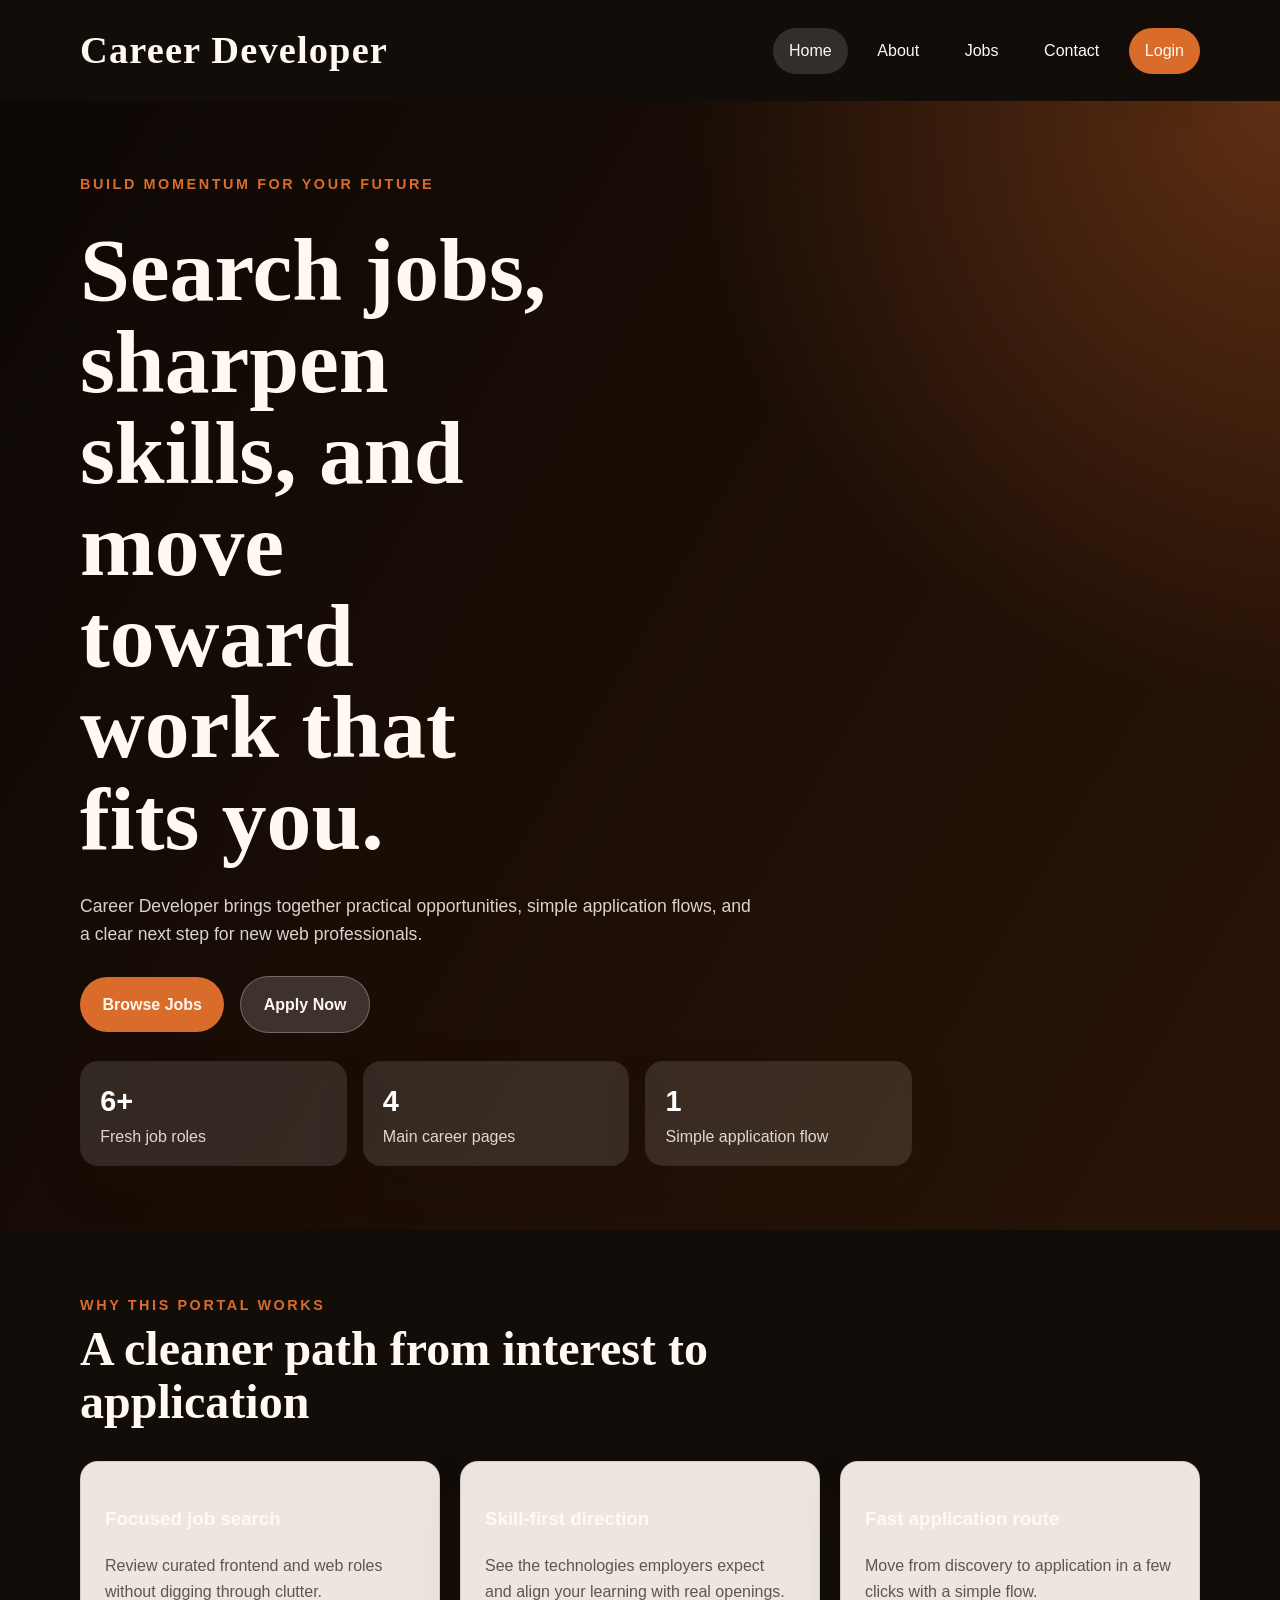
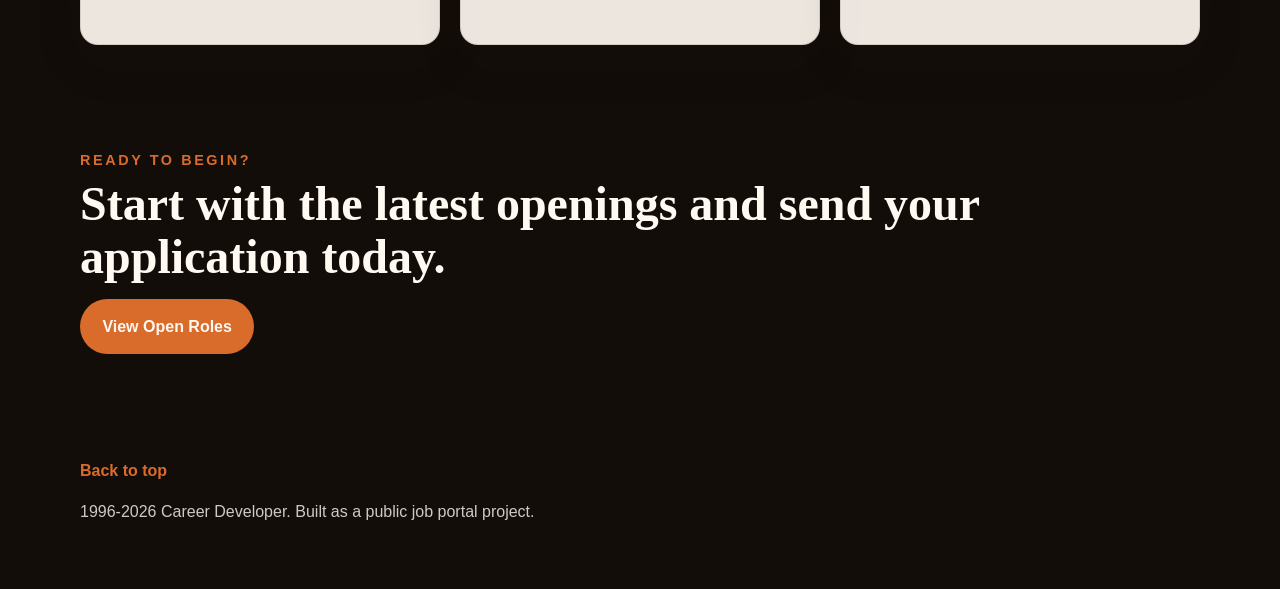
<file: index.html>
<!DOCTYPE html>
<html lang="en">
<head>
  <meta charset="UTF-8" />
  <meta name="viewport" content="width=device-width, initial-scale=1.0" />
  <title>Career Developer | Job Portal</title>
  <meta name="description" content="Career Developer job portal for job seekers and applicants." />
  <link rel="stylesheet" href="styles.css" />
</head>
<body class="theme-home">
  <header class="site-header">
    <a href="index.html" class="brand">Career Developer</a>
    <nav class="site-nav" aria-label="Main navigation">
      <a href="index.html" class="is-active">Home</a>
      <a href="about.html">About</a>
      <a href="job.html">Jobs</a>
      <a href="contact.html">Contact</a>
      <a href="login.html" class="nav-button">Login</a>
    </nav>
  </header>

  <main class="hero-shell">
    <div class="hero-overlay"></div>
    <section class="hero-content">
      <p class="eyebrow">Build momentum for your future</p>
      <h1>Search jobs, sharpen skills, and move toward work that fits you.</h1>
      <p class="hero-copy">Career Developer brings together practical opportunities, simple application flows, and a clear next step for new web professionals.</p>
      <div class="hero-actions">
        <a class="button button-primary" href="job.html">Browse Jobs</a>
        <a class="button button-secondary" href="form.html">Apply Now</a>
      </div>
      <div class="hero-stats">
        <article><strong>6+</strong><span>Fresh job roles</span></article>
        <article><strong>4</strong><span>Main career pages</span></article>
        <article><strong>1</strong><span>Simple application flow</span></article>
      </div>
    </section>
  </main>

  <section class="feature-section">
    <div class="section-heading">
      <p class="eyebrow">Why this portal works</p>
      <h2>A cleaner path from interest to application</h2>
    </div>
    <div class="feature-grid">
      <article class="feature-card">
        <h3>Focused job search</h3>
        <p>Review curated frontend and web roles without digging through clutter.</p>
      </article>
      <article class="feature-card">
        <h3>Skill-first direction</h3>
        <p>See the technologies employers expect and align your learning with real openings.</p>
      </article>
      <article class="feature-card">
        <h3>Fast application route</h3>
        <p>Move from discovery to application in a few clicks with a simple flow.</p>
      </article>
    </div>
  </section>

  <section class="cta-band">
    <div>
      <p class="eyebrow">Ready to begin?</p>
      <h2>Start with the latest openings and send your application today.</h2>
    </div>
    <a class="button button-primary" href="job.html">View Open Roles</a>
  </section>

  <footer class="site-footer">
    <a class="back-link" href="index.html">Back to top</a>
    <p>1996-2026 Career Developer. Built as a public job portal project.</p>
  </footer>
</body>
</html>
</file>
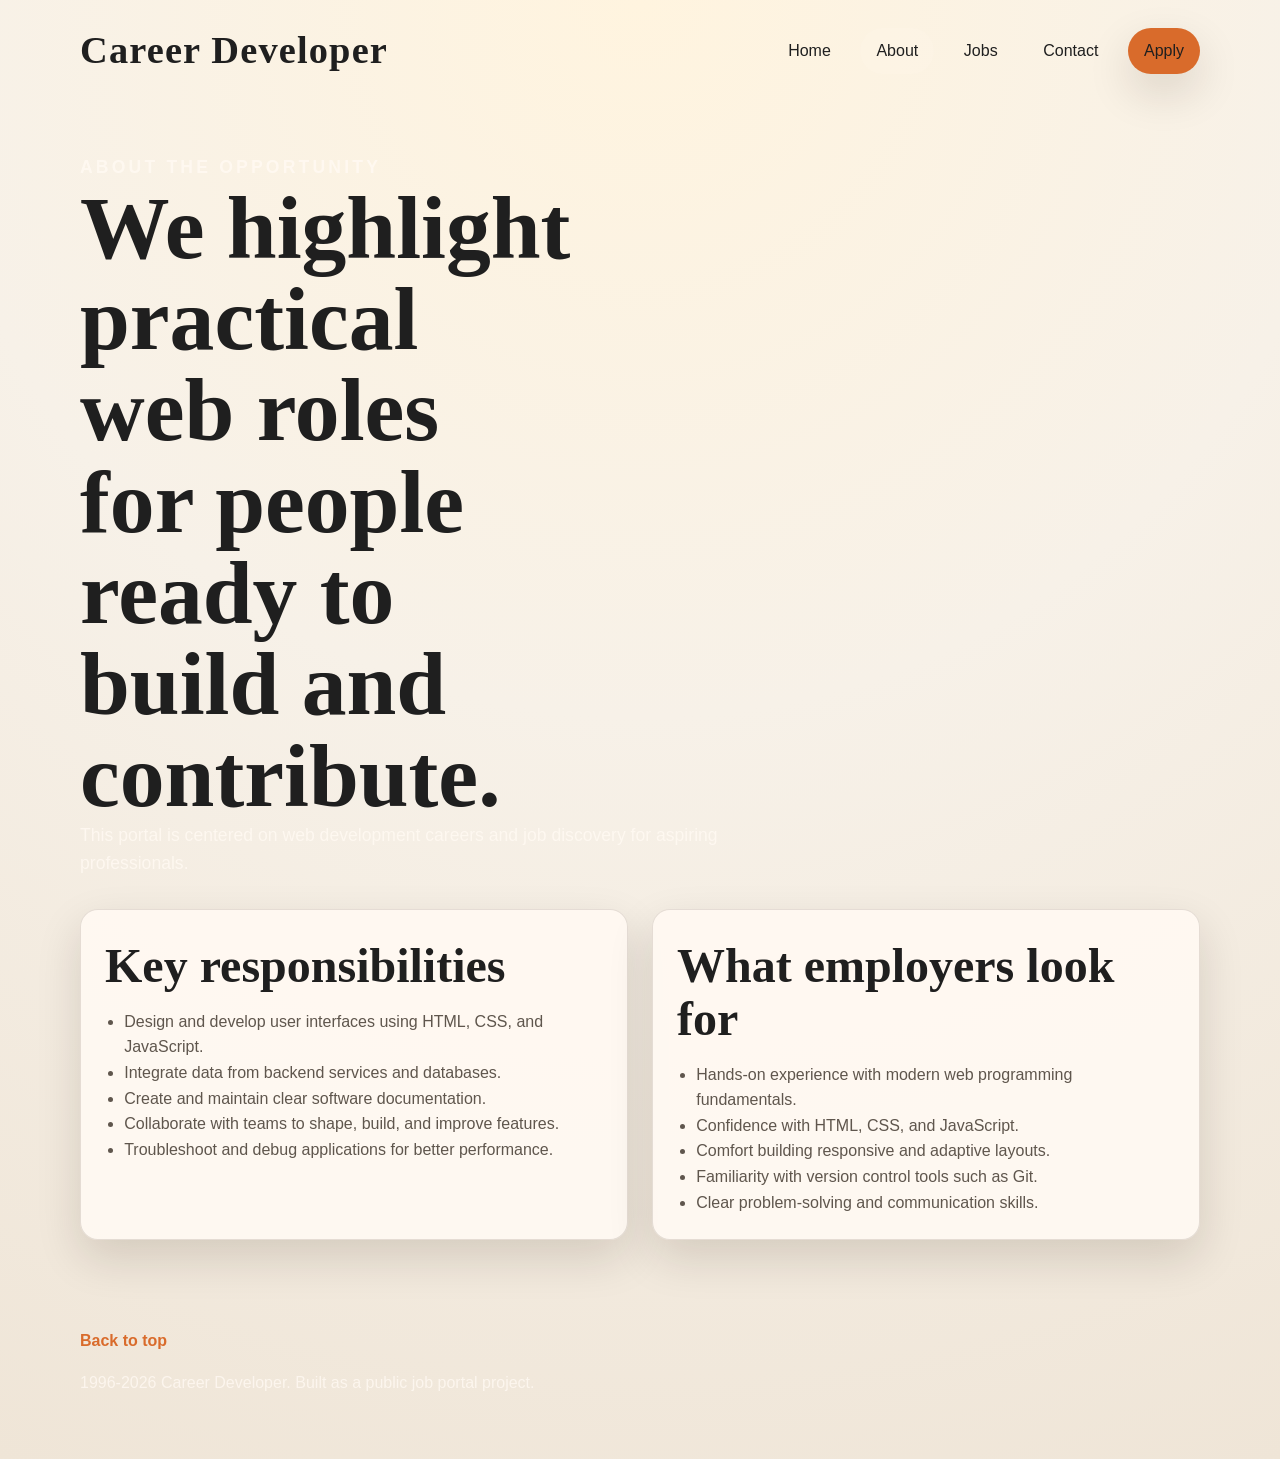
<file: about.html>
<!DOCTYPE html>
<html lang="en">
<head>
  <meta charset="UTF-8" />
  <meta name="viewport" content="width=device-width, initial-scale=1.0" />
  <title>About | Career Developer</title>
  <link rel="stylesheet" href="styles.css" />
</head>
<body class="theme-about">
  <header class="site-header page-header">
    <a class="brand" href="index.html">Career Developer</a>
    <nav class="site-nav" aria-label="Main navigation">
      <a href="index.html">Home</a>
      <a class="is-active" href="about.html">About</a>
      <a href="job.html">Jobs</a>
      <a href="contact.html">Contact</a>
      <a class="nav-button" href="form.html">Apply</a>
    </nav>
  </header>

  <main class="page-content">
    <section class="page-hero">
      <p class="eyebrow">About the opportunity</p>
      <h1>We highlight practical web roles for people ready to build and contribute.</h1>
      <p>This portal is centered on web development careers and job discovery for aspiring professionals.</p>
    </section>

    <section class="two-column-grid">
      <article class="content-card">
        <h2>Key responsibilities</h2>
        <ul class="detail-list">
          <li>Design and develop user interfaces using HTML, CSS, and JavaScript.</li>
          <li>Integrate data from backend services and databases.</li>
          <li>Create and maintain clear software documentation.</li>
          <li>Collaborate with teams to shape, build, and improve features.</li>
          <li>Troubleshoot and debug applications for better performance.</li>
        </ul>
      </article>

      <article class="content-card">
        <h2>What employers look for</h2>
        <ul class="detail-list">
          <li>Hands-on experience with modern web programming fundamentals.</li>
          <li>Confidence with HTML, CSS, and JavaScript.</li>
          <li>Comfort building responsive and adaptive layouts.</li>
          <li>Familiarity with version control tools such as Git.</li>
          <li>Clear problem-solving and communication skills.</li>
        </ul>
      </article>
    </section>
  </main>

  <footer class="site-footer">
    <a class="back-link" href="about.html">Back to top</a>
    <p>1996-2026 Career Developer. Built as a public job portal project.</p>
  </footer>
</body>
</html>
</file>
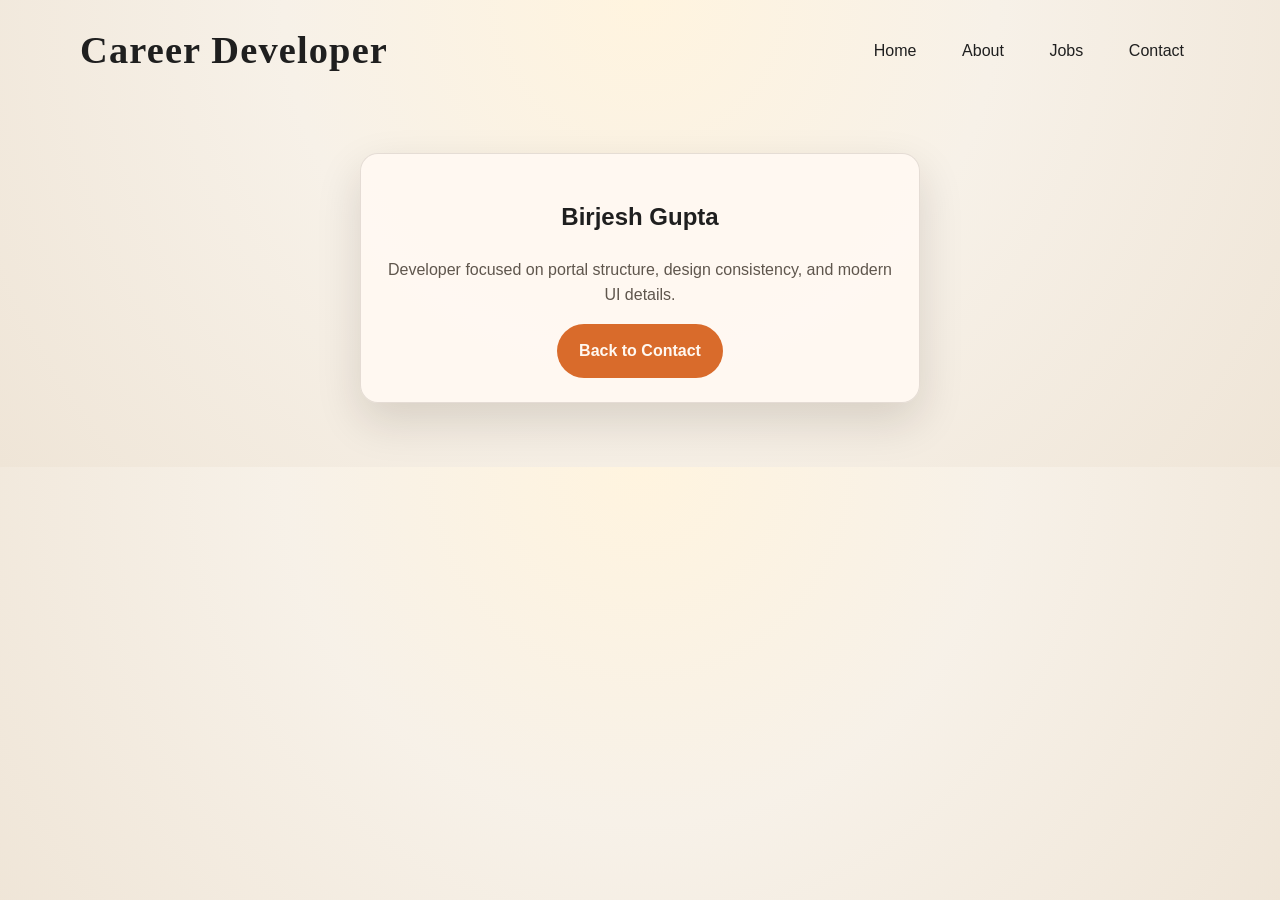
<file: birjesh.html>
<!DOCTYPE html>
<html lang="en">
<head>
  <meta charset="UTF-8" />
  <meta name="viewport" content="width=device-width, initial-scale=1.0" />
  <title>Birjesh Gupta | Career Developer</title>
  <link rel="stylesheet" href="styles.css" />
</head>
<body class="theme-profile">
  <header class="site-header page-header">
    <a class="brand" href="index.html">Career Developer</a>
    <nav class="site-nav" aria-label="Main navigation">
      <a href="index.html">Home</a>
      <a href="about.html">About</a>
      <a href="job.html">Jobs</a>
      <a href="contact.html">Contact</a>
    </nav>
  </header>
  <main class="page-content profile-page">
    <section class="content-card profile-card">
      <h1>Birjesh Gupta</h1>
      <p>Developer focused on portal structure, design consistency, and modern UI details.</p>
      <a class="button button-primary" href="contact.html">Back to Contact</a>
    </section>
  </main>
</body>
</html>
</file>
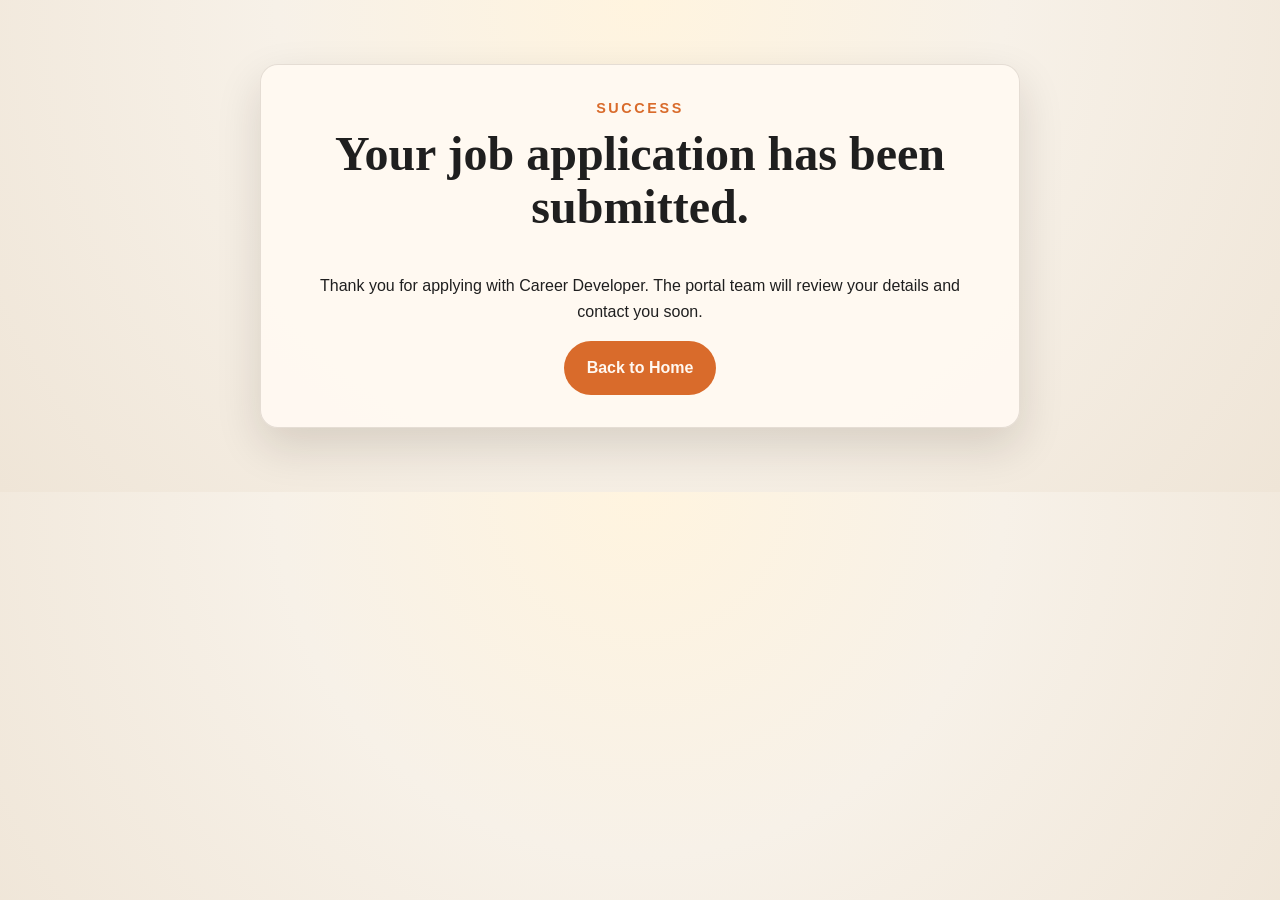
<file: cong.html>
<!DOCTYPE html>
<html lang="en">
<head>
  <meta charset="UTF-8" />
  <meta name="viewport" content="width=device-width, initial-scale=1.0" />
  <title>Application Sent | Career Developer</title>
  <link rel="stylesheet" href="styles.css" />
</head>
<body class="theme-success">
  <main class="form-shell">
    <section class="form-card success-card">
      <p class="eyebrow">Success</p>
      <h1>Your job application has been submitted.</h1>
      <p>Thank you for applying with Career Developer. The portal team will review your details and contact you soon.</p>
      <a class="button button-primary" href="index.html">Back to Home</a>
    </section>
  </main>
</body>
</html>
</file>
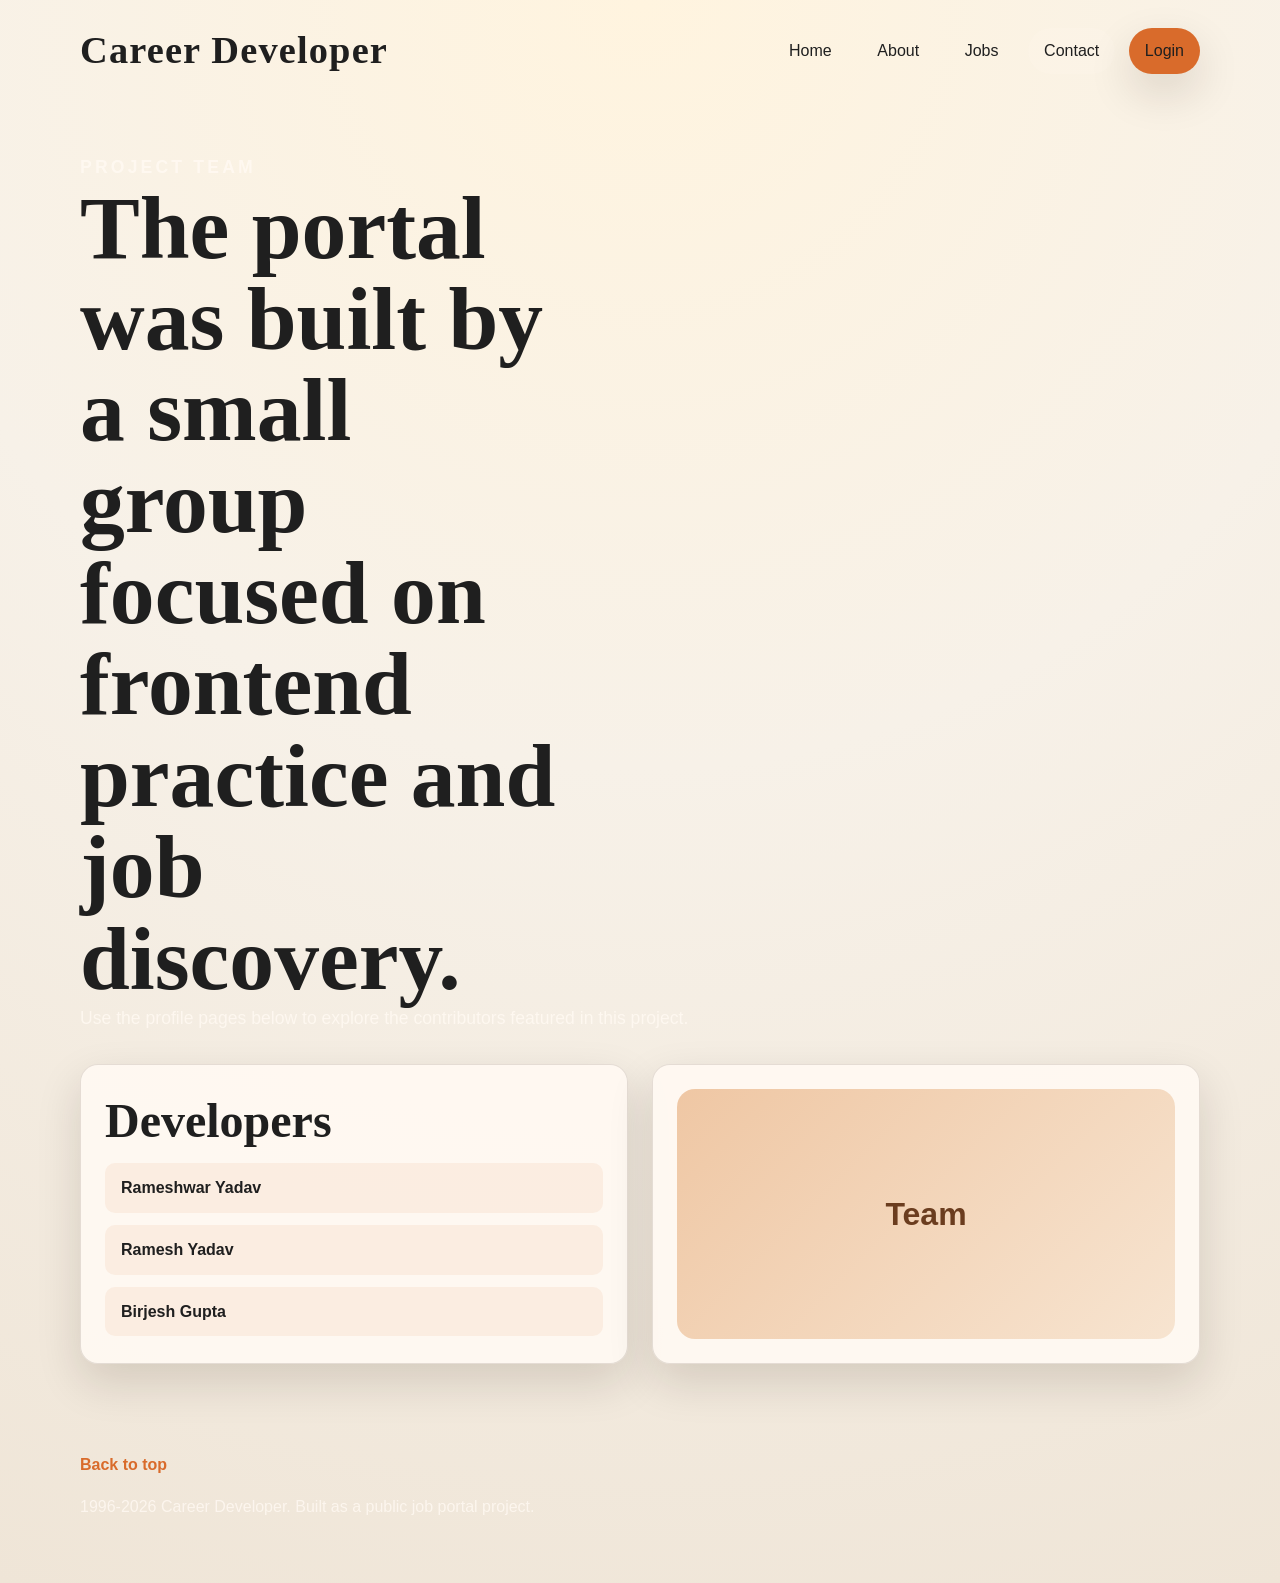
<file: contact.html>
<!DOCTYPE html>
<html lang="en">
<head>
  <meta charset="UTF-8" />
  <meta name="viewport" content="width=device-width, initial-scale=1.0" />
  <title>Contact | Career Developer</title>
  <link rel="stylesheet" href="styles.css" />
</head>
<body class="theme-contact">
  <header class="site-header page-header">
    <a class="brand" href="index.html">Career Developer</a>
    <nav class="site-nav" aria-label="Main navigation">
      <a href="index.html">Home</a>
      <a href="about.html">About</a>
      <a href="job.html">Jobs</a>
      <a class="is-active" href="contact.html">Contact</a>
      <a class="nav-button" href="login.html">Login</a>
    </nav>
  </header>

  <main class="page-content">
    <section class="page-hero">
      <p class="eyebrow">Project team</p>
      <h1>The portal was built by a small group focused on frontend practice and job discovery.</h1>
      <p>Use the profile pages below to explore the contributors featured in this project.</p>
    </section>

    <section class="contact-layout">
      <div class="content-card team-card">
        <h2>Developers</h2>
        <div class="team-list">
          <a href="rameshwar.html">Rameshwar Yadav</a>
          <a href="ram.html">Ramesh Yadav</a>
          <a href="birjesh.html">Birjesh Gupta</a>
        </div>
      </div>
      <aside class="content-card image-card">
        <div class="placeholder-visual">Team</div>
      </aside>
    </section>
  </main>

  <footer class="site-footer">
    <a class="back-link" href="contact.html">Back to top</a>
    <p>1996-2026 Career Developer. Built as a public job portal project.</p>
  </footer>
</body>
</html>
</file>
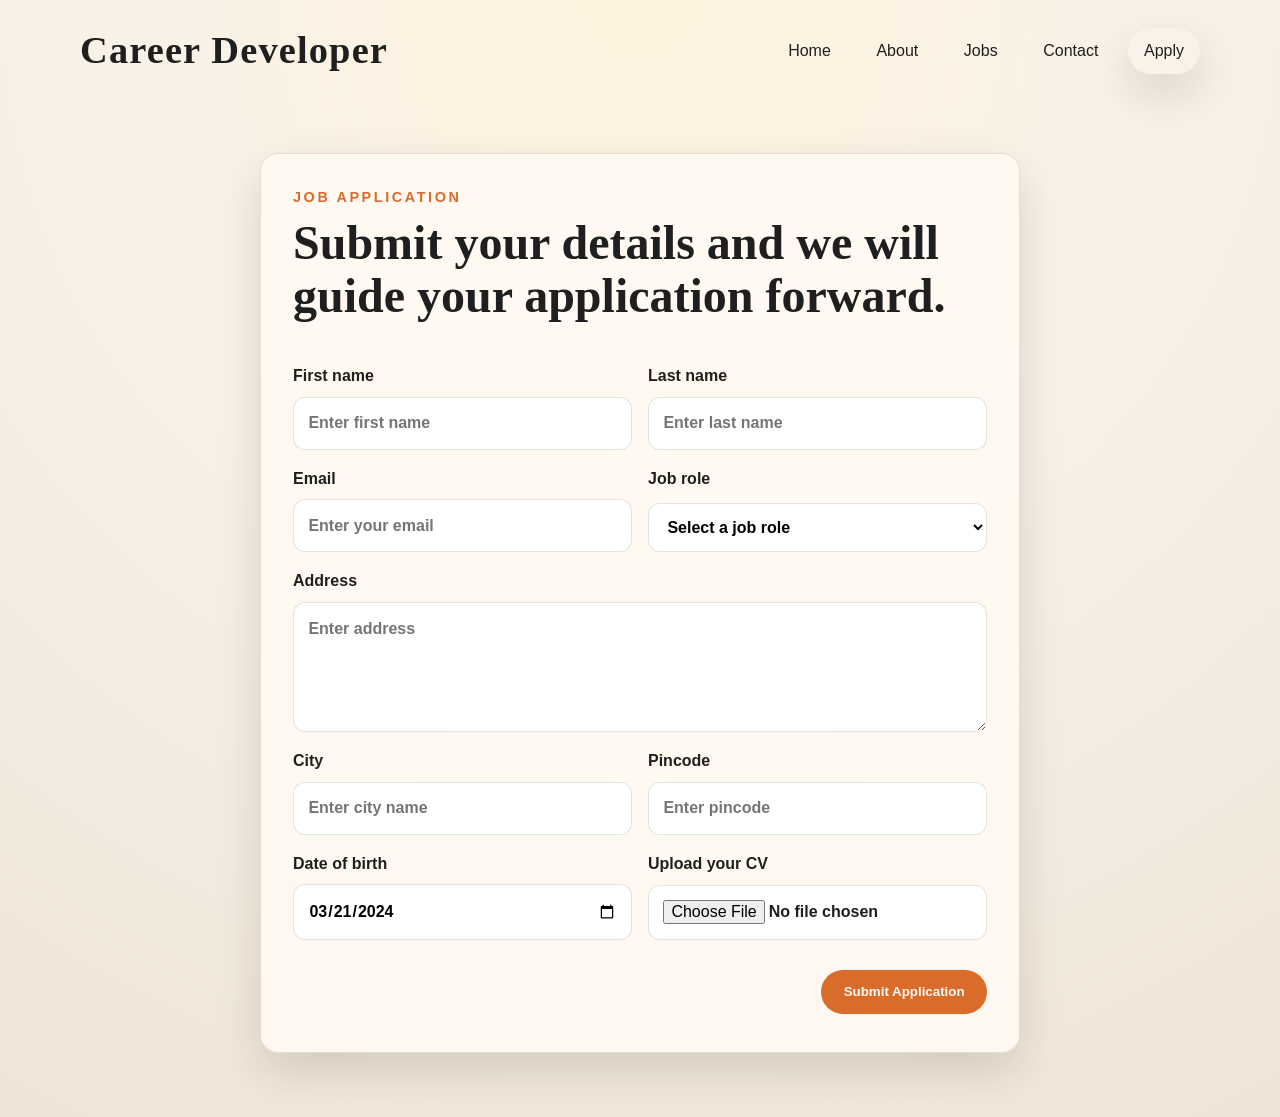
<file: form.html>
<!DOCTYPE html>
<html lang="en">
<head>
  <meta charset="UTF-8" />
  <meta name="viewport" content="width=device-width, initial-scale=1.0" />
  <title>Apply | Career Developer</title>
  <link rel="stylesheet" href="styles.css" />
</head>
<body class="theme-form form-background">
  <header class="site-header page-header utility-header">
    <a class="brand" href="index.html">Career Developer</a>
    <nav class="site-nav" aria-label="Main navigation">
      <a href="index.html">Home</a>
      <a href="about.html">About</a>
      <a href="job.html">Jobs</a>
      <a href="contact.html">Contact</a>
      <a class="nav-button is-active" href="form.html">Apply</a>
    </nav>
  </header>
  <main class="form-shell">
    <section class="form-card">
      <p class="eyebrow">Job application</p>
      <h1>Submit your details and we will guide your application forward.</h1>
      <form class="application-form" action="cong.html">
        <label class="form-field"><span>First name</span><input id="first-name" name="first_name" placeholder="Enter first name" required /></label>
        <label class="form-field"><span>Last name</span><input id="last-name" name="last_name" placeholder="Enter last name" required /></label>
        <label class="form-field"><span>Email</span><input type="email" id="email" name="email" placeholder="Enter your email" required /></label>
        <label class="form-field"><span>Job role</span>
          <select id="job-role" name="job_role" required>
            <option value="">Select a job role</option>
            <option value="html">HTML Designer</option>
            <option value="css">CSS Designer</option>
            <option value="bootstrap">Bootstrap Developer</option>
            <option value="javascript">JavaScript Developer</option>
            <option value="graphics">Graphics Designer</option>
          </select>
        </label>
        <label class="form-field form-field-wide"><span>Address</span><textarea id="address" name="address" rows="4" placeholder="Enter address" required></textarea></label>
        <label class="form-field"><span>City</span><input id="city" name="city" placeholder="Enter city name" required /></label>
        <label class="form-field"><span>Pincode</span><input type="number" id="pincode" name="pincode" placeholder="Enter pincode" required /></label>
        <label class="form-field"><span>Date of birth</span><input type="date" id="date" name="date" value="2024-03-21" required /></label>
        <label class="form-field"><span>Upload your CV</span><input type="file" id="upload" name="upload" /></label>
        <div class="form-actions">
          <a class="button button-secondary" href="job.html">Back to Jobs</a>
          <button class="button button-primary" type="submit">Submit Application</button>
        </div>
      </form>
    </section>
  </main>
</body>
</html>
</file>
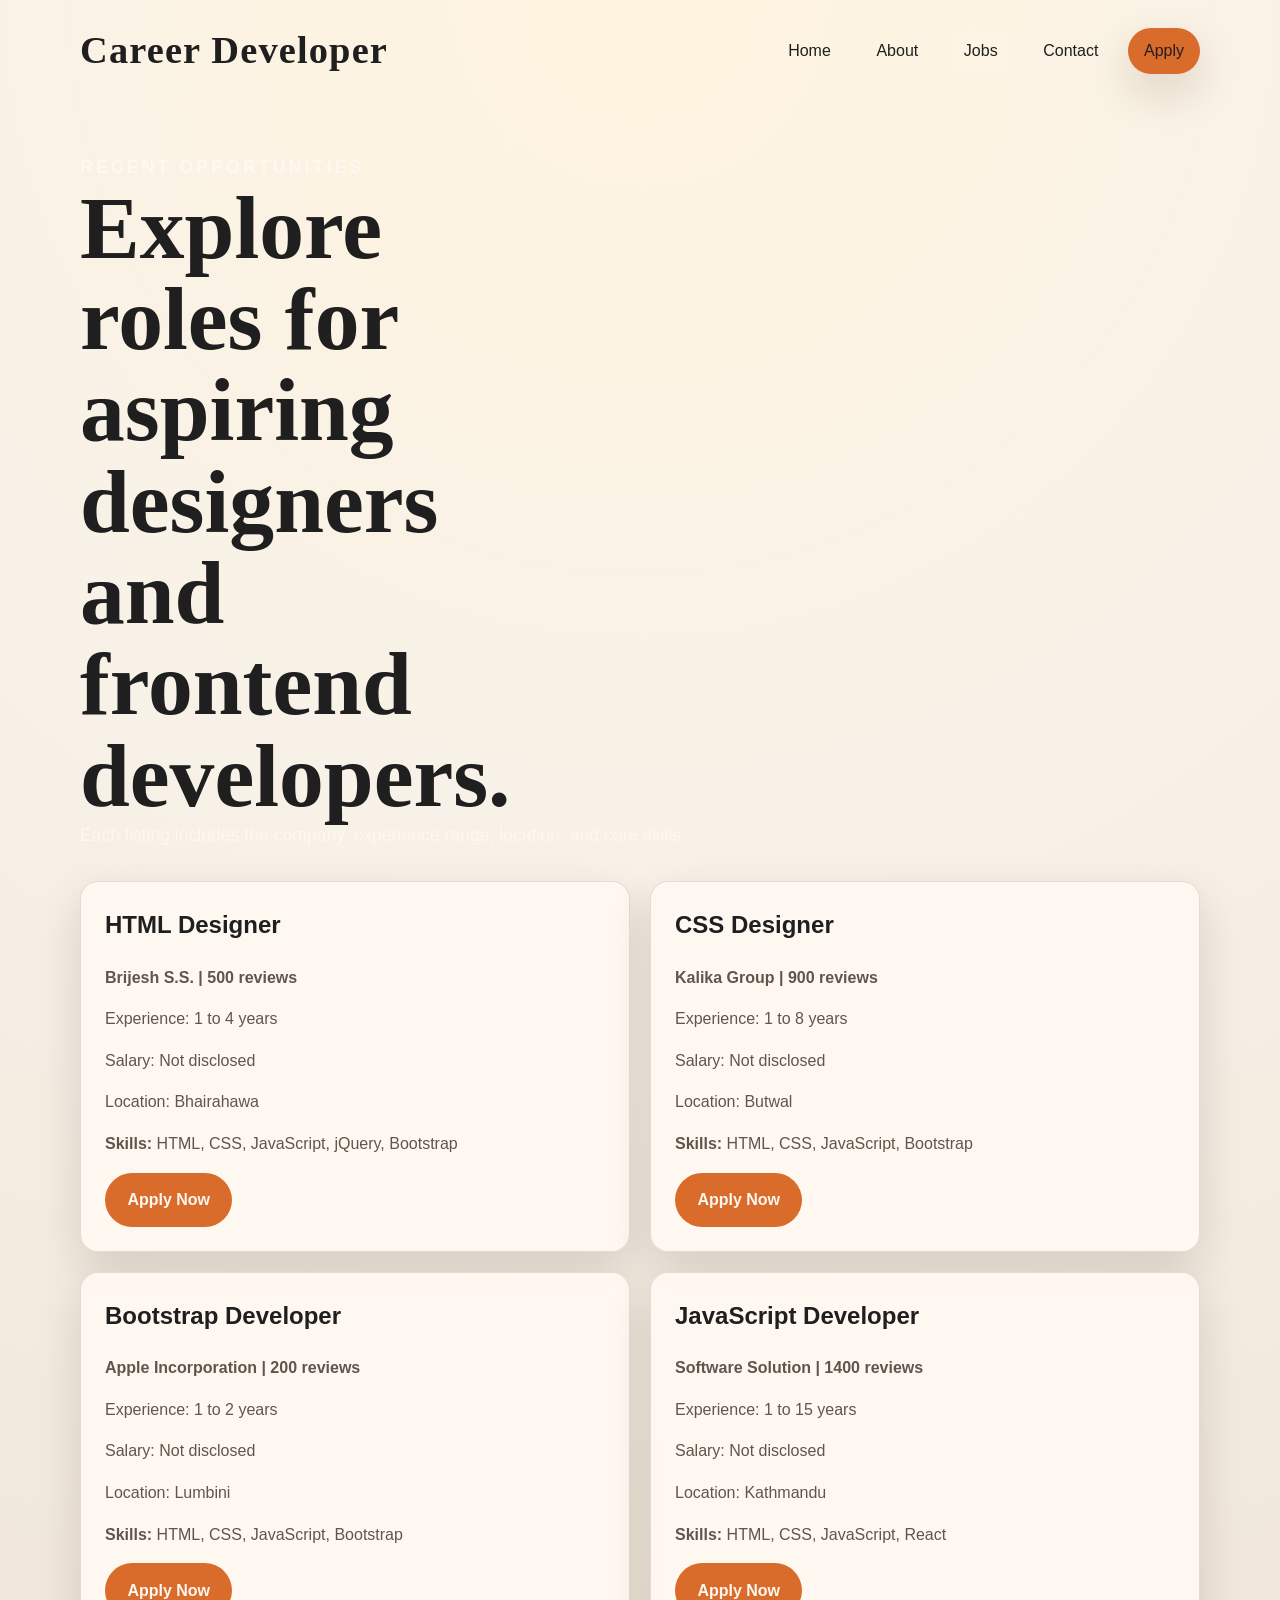
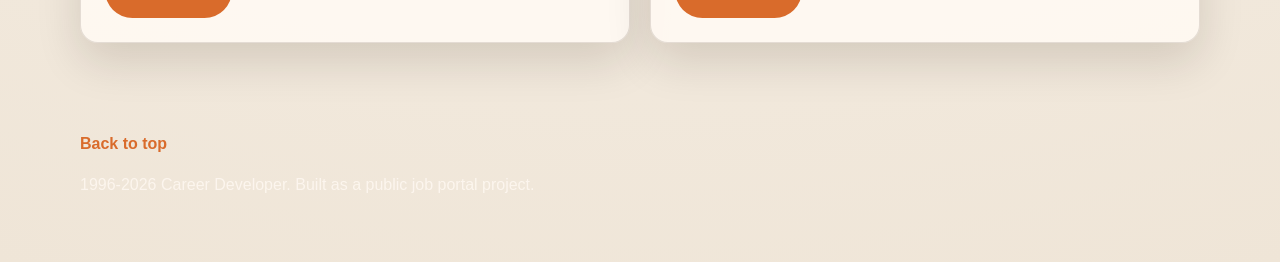
<file: job.html>
<!DOCTYPE html>
<html lang="en">
<head>
  <meta charset="UTF-8" />
  <meta name="viewport" content="width=device-width, initial-scale=1.0" />
  <title>Jobs | Career Developer</title>
  <link rel="stylesheet" href="styles.css" />
</head>
<body class="theme-jobs">
  <header class="site-header page-header">
    <a class="brand" href="index.html">Career Developer</a>
    <nav class="site-nav" aria-label="Main navigation">
      <a href="index.html">Home</a>
      <a href="about.html">About</a>
      <a class="is-active" href="job.html">Jobs</a>
      <a href="contact.html">Contact</a>
      <a class="nav-button" href="form.html">Apply</a>
    </nav>
  </header>

  <main class="page-content">
    <section class="page-hero">
      <p class="eyebrow">Recent opportunities</p>
      <h1>Explore roles for aspiring designers and frontend developers.</h1>
      <p>Each listing includes the company, experience range, location, and core skills.</p>
    </section>

    <section class="job-grid">
      <article class="job-card">
        <h2>HTML Designer</h2>
        <p class="job-company">Brijesh S.S. | 500 reviews</p>
        <p>Experience: 1 to 4 years</p>
        <p>Salary: Not disclosed</p>
        <p>Location: Bhairahawa</p>
        <p class="job-skills"><strong>Skills:</strong> HTML, CSS, JavaScript, jQuery, Bootstrap</p>
        <a class="button button-primary" href="form.html">Apply Now</a>
      </article>

      <article class="job-card">
        <h2>CSS Designer</h2>
        <p class="job-company">Kalika Group | 900 reviews</p>
        <p>Experience: 1 to 8 years</p>
        <p>Salary: Not disclosed</p>
        <p>Location: Butwal</p>
        <p class="job-skills"><strong>Skills:</strong> HTML, CSS, JavaScript, Bootstrap</p>
        <a class="button button-primary" href="form.html">Apply Now</a>
      </article>

      <article class="job-card">
        <h2>Bootstrap Developer</h2>
        <p class="job-company">Apple Incorporation | 200 reviews</p>
        <p>Experience: 1 to 2 years</p>
        <p>Salary: Not disclosed</p>
        <p>Location: Lumbini</p>
        <p class="job-skills"><strong>Skills:</strong> HTML, CSS, JavaScript, Bootstrap</p>
        <a class="button button-primary" href="form.html">Apply Now</a>
      </article>

      <article class="job-card">
        <h2>JavaScript Developer</h2>
        <p class="job-company">Software Solution | 1400 reviews</p>
        <p>Experience: 1 to 15 years</p>
        <p>Salary: Not disclosed</p>
        <p>Location: Kathmandu</p>
        <p class="job-skills"><strong>Skills:</strong> HTML, CSS, JavaScript, React</p>
        <a class="button button-primary" href="form.html">Apply Now</a>
      </article>
    </section>
  </main>

  <footer class="site-footer">
    <a class="back-link" href="job.html">Back to top</a>
    <p>1996-2026 Career Developer. Built as a public job portal project.</p>
  </footer>
</body>
</html>
</file>
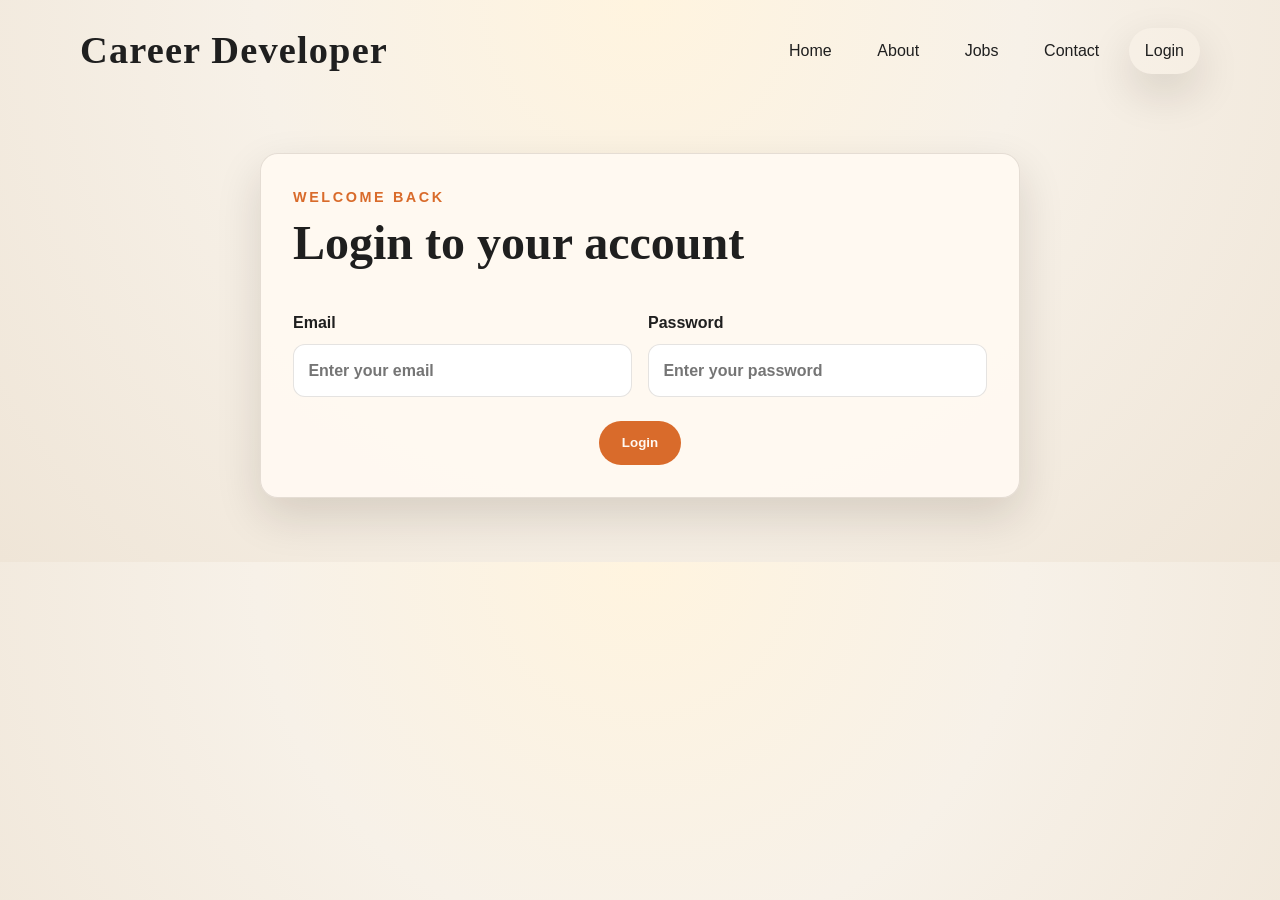
<file: login.html>
<!DOCTYPE html>
<html lang="en">
<head>
  <meta charset="UTF-8" />
  <meta name="viewport" content="width=device-width, initial-scale=1.0" />
  <title>Login | Career Developer</title>
  <link rel="stylesheet" href="styles.css" />
</head>
<body class="theme-login">
  <header class="site-header page-header">
    <a class="brand" href="index.html">Career Developer</a>
    <nav class="site-nav" aria-label="Main navigation">
      <a href="index.html">Home</a>
      <a href="about.html">About</a>
      <a href="job.html">Jobs</a>
      <a href="contact.html">Contact</a>
      <a class="nav-button is-active" href="login.html">Login</a>
    </nav>
  </header>
  <main class="form-shell">
    <section class="form-card narrow-card">
      <p class="eyebrow">Welcome back</p>
      <h1>Login to your account</h1>
      <form class="application-form" action="index.html">
        <label class="form-field"><span>Email</span><input type="email" placeholder="Enter your email" required /></label>
        <label class="form-field"><span>Password</span><input type="password" placeholder="Enter your password" required /></label>
        <div class="form-actions center-actions"><button class="button button-primary" type="submit">Login</button></div>
      </form>
    </section>
  </main>
</body>
</html>
</file>
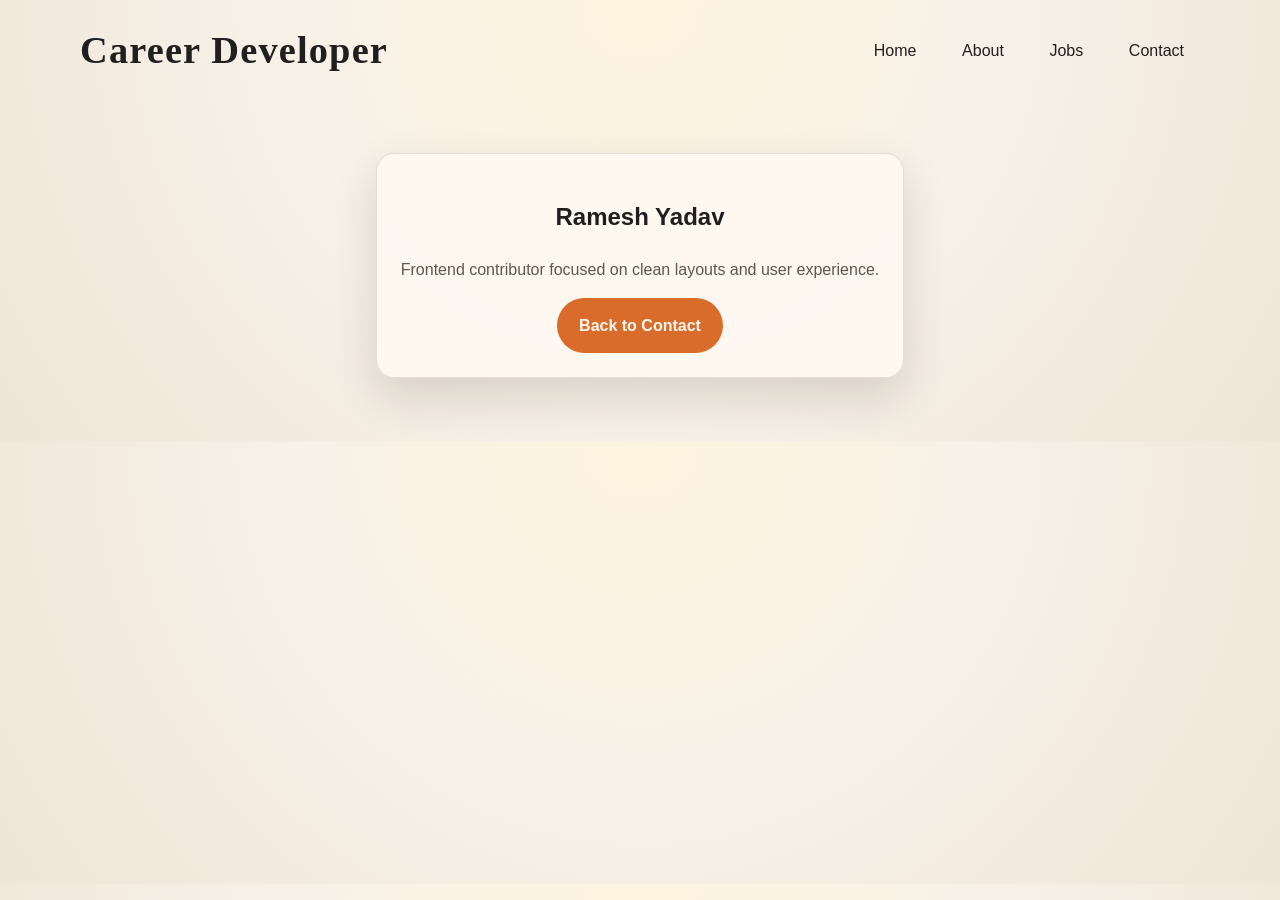
<file: ram.html>
<!DOCTYPE html>
<html lang="en">
<head>
  <meta charset="UTF-8" />
  <meta name="viewport" content="width=device-width, initial-scale=1.0" />
  <title>Ramesh Yadav | Career Developer</title>
  <link rel="stylesheet" href="styles.css" />
</head>
<body class="theme-profile">
  <header class="site-header page-header">
    <a class="brand" href="index.html">Career Developer</a>
    <nav class="site-nav" aria-label="Main navigation">
      <a href="index.html">Home</a>
      <a href="about.html">About</a>
      <a href="job.html">Jobs</a>
      <a href="contact.html">Contact</a>
    </nav>
  </header>
  <main class="page-content profile-page">
    <section class="content-card profile-card">
      <h1>Ramesh Yadav</h1>
      <p>Frontend contributor focused on clean layouts and user experience.</p>
      <a class="button button-primary" href="contact.html">Back to Contact</a>
    </section>
  </main>
</body>
</html>
</file>
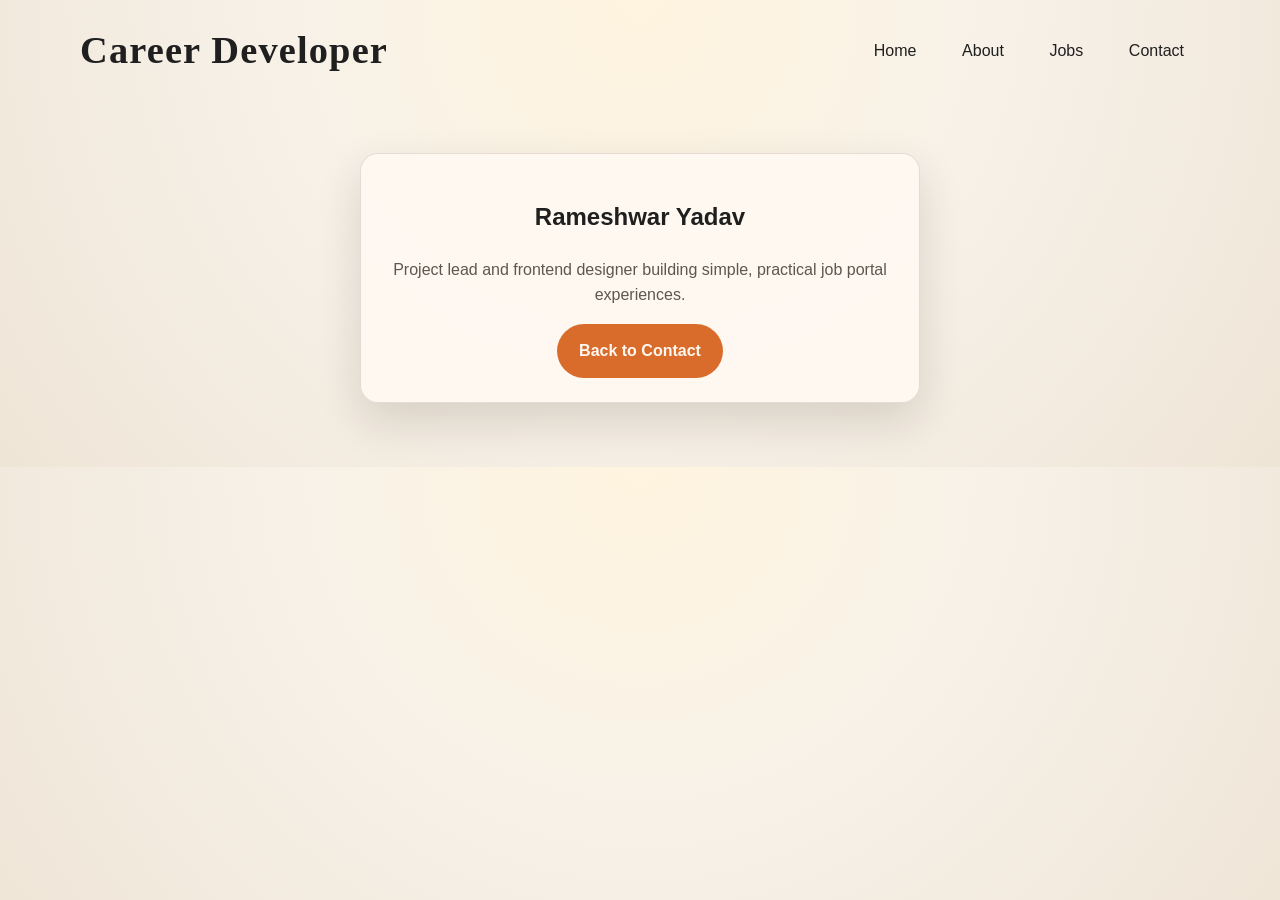
<file: rameshwar.html>
<!DOCTYPE html>
<html lang="en">
<head>
  <meta charset="UTF-8" />
  <meta name="viewport" content="width=device-width, initial-scale=1.0" />
  <title>Rameshwar Yadav | Career Developer</title>
  <link rel="stylesheet" href="styles.css" />
</head>
<body class="theme-profile">
  <header class="site-header page-header">
    <a class="brand" href="index.html">Career Developer</a>
    <nav class="site-nav" aria-label="Main navigation">
      <a href="index.html">Home</a>
      <a href="about.html">About</a>
      <a href="job.html">Jobs</a>
      <a href="contact.html">Contact</a>
    </nav>
  </header>
  <main class="page-content profile-page">
    <section class="content-card profile-card">
      <h1>Rameshwar Yadav</h1>
      <p>Project lead and frontend designer building simple, practical job portal experiences.</p>
      <a class="button button-primary" href="contact.html">Back to Contact</a>
    </section>
  </main>
</body>
</html>
</file>
<file: styles.css>
:root {
  --bg: #f7f1e8;
  --surface: rgba(255, 248, 240, 0.9);
  --ink: #1f1f1f;
  --muted: #5f564d;
  --accent: #d96b2b;
  --accent-deep: #9e3d12;
  --line: rgba(47, 30, 14, 0.12);
  --shadow: 0 18px 45px rgba(38, 22, 10, 0.14);
  --radius-lg: 28px;
  --radius-md: 18px;
  --site-width: 1120px;
}

* { box-sizing: border-box; }
html { scroll-behavior: smooth; }
body {
  margin: 0;
  color: var(--ink);
  background: radial-gradient(circle at top, #fff4df 0%, #f7f1e8 45%, #efe5d7 100%);
  font-family: "Trebuchet MS", "Segoe UI", sans-serif;
  line-height: 1.6;
}

a { color: inherit; text-decoration: none; }
img { max-width: 100%; display: block; }

.theme-home {
  background: #120d09;
  color: #fff9f2;
}

.hero-shell {
  position: relative;
  min-height: 100vh;
  overflow: hidden;
  background: linear-gradient(120deg, rgba(12, 7, 4, 0.88), rgba(58, 24, 6, 0.58));
}

.hero-overlay {
  position: absolute;
  inset: 0;
  background: radial-gradient(circle at top right, rgba(217, 107, 43, 0.34), transparent 35%);
}

.site-header,
.hero-content,
.feature-section,
.cta-band,
.page-content,
.site-footer {
  width: min(calc(100% - 2rem), var(--site-width));
  margin: 0 auto;
}

.site-header {
  position: relative;
  z-index: 2;
  display: flex;
  align-items: center;
  justify-content: space-between;
  gap: 1rem;
  padding: 1.25rem 0;
}

.page-header { padding-bottom: 0.5rem; }

.brand {
  font-family: Georgia, "Times New Roman", serif;
  font-size: clamp(1.75rem, 3vw, 2.6rem);
  font-weight: 700;
  letter-spacing: 0.03em;
}

.site-nav {
  display: flex;
  align-items: center;
  justify-content: flex-end;
  flex-wrap: wrap;
  gap: 0.85rem;
}

.site-nav a { padding: 0.65rem 1rem; border-radius: 999px; color: inherit; }
.site-nav a:hover,
.site-nav .is-active { background: rgba(255, 248, 240, 0.14); }

.nav-button {
  background: var(--accent);
  color: #fff7f2;
  box-shadow: var(--shadow);
}
.nav-button:hover { background: var(--accent-deep); }

.hero-content {
  position: relative;
  z-index: 2;
  display: grid;
  gap: 1.75rem;
  padding: 8vh 0 4rem;
}

.eyebrow {
  margin: 0;
  color: var(--accent);
  font-size: 0.9rem;
  font-weight: 700;
  letter-spacing: 0.18em;
  text-transform: uppercase;
}

.hero-content h1,
.page-hero h1 {
  margin: 0;
  max-width: 11ch;
  font-family: Georgia, "Times New Roman", serif;
  font-size: clamp(2.7rem, 7vw, 5.6rem);
  line-height: 1.02;
}

.hero-copy,
.page-hero p {
  max-width: 42rem;
  margin: 0;
  font-size: 1.1rem;
  color: rgba(255, 249, 242, 0.84);
}

.hero-actions,
.cta-band,
.form-actions {
  display: flex;
  align-items: center;
  gap: 1rem;
  flex-wrap: wrap;
}

.button {
  display: inline-flex;
  align-items: center;
  justify-content: center;
  padding: 0.9rem 1.4rem;
  border-radius: 999px;
  font-weight: 700;
  border: none;
  cursor: pointer;
  transition: transform 0.2s ease, background-color 0.2s ease;
}
.button:hover { transform: translateY(-1px); }
.button-primary { background: var(--accent); color: #fff8f1; }
.button-primary:hover { background: var(--accent-deep); }
.button-secondary {
  background: rgba(255, 248, 240, 0.16);
  border: 1px solid rgba(255, 248, 240, 0.28);
  color: #fff8f1;
}

.hero-stats {
  display: grid;
  grid-template-columns: repeat(3, minmax(0, 1fr));
  gap: 1rem;
  max-width: 52rem;
}

.hero-stats article,
.feature-card,
.content-card,
.job-card,
.form-card {
  border: 1px solid var(--line);
  border-radius: var(--radius-md);
  box-shadow: var(--shadow);
}

.hero-stats article {
  background: rgba(255, 248, 240, 0.12);
  padding: 1rem 1.2rem;
}

.hero-stats strong {
  display: block;
  font-size: 1.8rem;
  color: #fff;
}

.hero-stats span { color: rgba(255, 249, 242, 0.84); }

.feature-section,
.page-content { padding: 4rem 0; }
.section-heading { max-width: 42rem; margin-bottom: 2rem; }
.section-heading h2,
.cta-band h2,
.content-card h2 {
  margin: 0.35rem 0 0;
  font-family: Georgia, "Times New Roman", serif;
  font-size: clamp(1.8rem, 4vw, 3rem);
  line-height: 1.1;
}
.feature-grid,
.job-grid { display: grid; gap: 1.25rem; }
.feature-grid { grid-template-columns: repeat(3, minmax(0, 1fr)); }
.job-grid { grid-template-columns: repeat(2, minmax(0, 1fr)); }
.feature-card,
.job-card,
.content-card {
  background: rgba(255, 249, 242, 0.92);
  padding: 1.5rem;
}
.feature-card p,
.job-card p,
.content-card p,
.detail-list { color: var(--muted); }
.detail-list { margin: 1rem 0 0; padding-left: 1.2rem; }
.job-card h2 { margin-top: 0; }
.job-company { font-weight: 700; }
.job-skills { margin-top: 1rem; }
.cta-band { justify-content: space-between; padding: 2.5rem 0 5rem; }
.site-footer { padding: 1.5rem 0 3rem; color: rgba(255, 249, 242, 0.8); }
.back-link { color: var(--accent); font-weight: 700; }
.page-hero { margin-bottom: 2rem; }
.two-column-grid,
.contact-layout {
  display: grid;
  gap: 1.5rem;
  grid-template-columns: repeat(2, minmax(0, 1fr));
}
.team-list {
  display: grid;
  gap: 0.75rem;
  margin-top: 1rem;
}
.team-list a {
  display: block;
  padding: 0.75rem 1rem;
  border-radius: 10px;
  background: rgba(217, 107, 43, 0.08);
  color: var(--ink);
  font-weight: 600;
}
.placeholder-visual {
  min-height: 250px;
  display: grid;
  place-items: center;
  border-radius: 18px;
  background: linear-gradient(135deg, #efc7a4, #f7e4d0);
  font-size: 2rem;
  font-weight: 700;
  color: #6b3d1f;
}
.form-shell {
  width: min(calc(100% - 2rem), 760px);
  margin: 4rem auto;
}
.form-card {
  background: rgba(255, 249, 242, 0.95);
  padding: 2rem;
}
.form-card h1 {
  font-family: Georgia, "Times New Roman", serif;
  font-size: clamp(2rem, 4vw, 3rem);
  line-height: 1.1;
  margin-top: 0.5rem;
}
.application-form {
  display: grid;
  grid-template-columns: repeat(2, minmax(0, 1fr));
  gap: 1rem;
  margin-top: 1.5rem;
}
.form-field { display: grid; gap: 0.5rem; font-weight: 600; }
.form-field input,
.form-field select,
.form-field textarea {
  width: 100%;
  padding: 0.8rem 0.9rem;
  border: 1px solid var(--line);
  border-radius: 12px;
  font: inherit;
  background: #fff;
}
.form-field-wide { grid-column: 1 / -1; }
.form-actions { grid-column: 1 / -1; justify-content: space-between; margin-top: 0.5rem; }
.center-actions { justify-content: center; }
.success-card { text-align: center; }
.profile-page { display: grid; place-items: center; }
.profile-card { max-width: 560px; text-align: center; }

@media (max-width: 760px) {
  .site-header,
  .cta-band,
  .application-form,
  .feature-grid,
  .job-grid,
  .two-column-grid,
  .contact-layout {
    grid-template-columns: 1fr;
    display: grid;
  }
  .site-header { justify-content: center; text-align: center; }
  .site-nav { justify-content: center; }
  .cta-band { display: grid; }
  .hero-stats { grid-template-columns: 1fr; }
}
</file>
